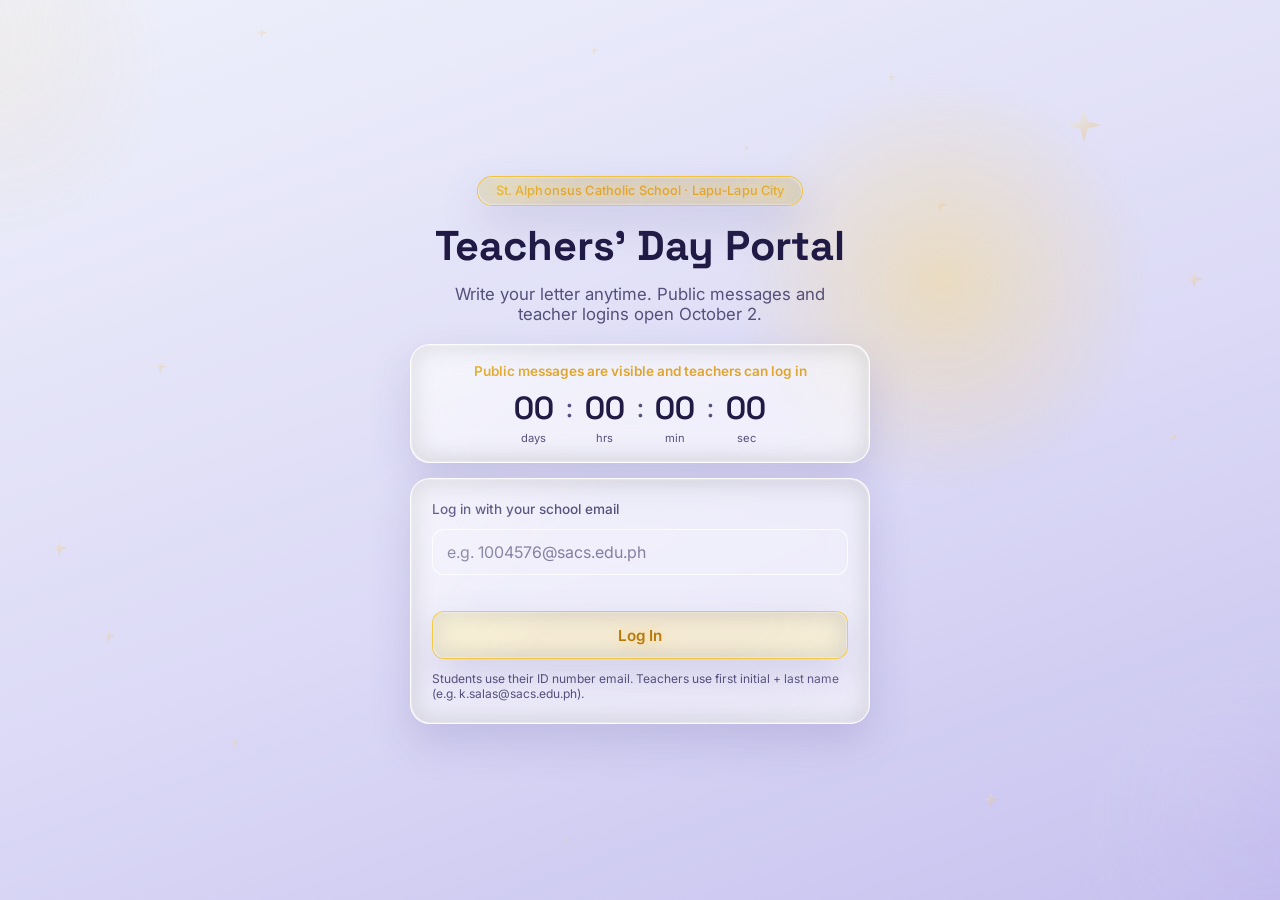
<file: index.html>
<!DOCTYPE html>
<html lang="en">
<head>
<meta charset="UTF-8">
<meta name="viewport" content="width=device-width, initial-scale=1.0, viewport-fit=cover">
<title>Teachers&rsquo; Day Portal — St. Alphonsus Catholic School</title>
<meta name="description" content="Log in to the Teachers' Day Portal — a place for students of St. Alphonsus Catholic School to send letters and drawings to their teachers.">
<link rel="preconnect" href="https://fonts.googleapis.com">
<link rel="preconnect" href="https://fonts.gstatic.com" crossorigin>
<link href="https://fonts.googleapis.com/css2?family=Space+Grotesk:wght@500;600;700&family=Inter:wght@400;500;600&display=swap" rel="stylesheet">
<style>
:root {
  --bg-1: #100d33; --bg-2: #2c2166; --bg-3: #4b3f91;
  --accent: #8b6fe8; --gold: #f2b705; --gold-soft: #ffd85c;
  --text: #f5f3ff; --text-dim: #c6bfe8;
  --glass-bg: rgba(255, 255, 255, 0.08); --glass-border: rgba(255, 255, 255, 0.18);
  --glass-shadow: rgba(8, 6, 26, 0.45); --star-opacity: 0.85; --focus-ring: #ffd85c;
  --font-display: "Space Grotesk", system-ui, sans-serif;
  --font-body: "Inter", system-ui, sans-serif;
}
@media (prefers-color-scheme: light) {
  :root {
    --bg-1: #eef0fb; --bg-2: #dcdaf6; --bg-3: #c7c2ef;
    --accent: #6c5ce7; --gold: #b8790a; --gold-soft: #e0a52e;
    --text: #201a45; --text-dim: #55507a;
    --glass-bg: rgba(255, 255, 255, 0.55); --glass-border: rgba(255, 255, 255, 0.8);
    --glass-shadow: rgba(90, 80, 150, 0.18); --star-opacity: 0.35; --focus-ring: #6c5ce7;
  }
}
*, *::before, *::after { box-sizing: border-box; }
html { scroll-padding-top: env(safe-area-inset-top, 0px); }
body {
  margin: 0; min-height: 100dvh; font-family: var(--font-body); color: var(--text);
  background: linear-gradient(160deg, var(--bg-1) 0%, var(--bg-2) 55%, var(--bg-3) 100%);
  overflow-x: hidden;
}
/* Page fade. Named page-* so it never collides with the stage transitions,
   and no fill-mode so no lingering transform (a lingering transform on <body>
   breaks position:fixed children). */
body.page-enter { animation: pageIn 0.4s ease; }
body.page-exit { opacity: 0; transform: scale(0.98); transition: opacity 0.3s ease, transform 0.3s ease; }
@keyframes pageIn { from { opacity: 0; transform: scale(0.98); } to { opacity: 1; transform: scale(1); } }

.sky { position: fixed; inset: 0; pointer-events: none; z-index: 0; }
.glow { position: absolute; top: 8%; right: 10%; width: min(38vw, 420px); height: min(38vw, 420px);
  background: radial-gradient(circle, rgba(255, 216, 92, 0.35) 0%, rgba(255, 216, 92, 0) 70%); filter: blur(4px); }
.orb { position: absolute; border-radius: 50%; border: 1px solid rgba(255, 255, 255, 0.14); filter: blur(2px); opacity: 0.55; }
.o1 { width: min(60vw, 340px); height: min(60vw, 340px); top: -12%; left: -14%;
  background: radial-gradient(circle at 32% 30%, rgba(255, 255, 255, 0.22), transparent 55%), radial-gradient(circle, rgba(242, 183, 5, 0.16) 0%, rgba(242, 183, 5, 0.02) 70%); }
.o2 { width: min(70vw, 400px); height: min(70vw, 400px); bottom: -18%; right: -16%;
  background: radial-gradient(circle at 30% 30%, rgba(255, 255, 255, 0.18), transparent 55%), radial-gradient(circle, rgba(139, 111, 232, 0.22) 0%, rgba(139, 111, 232, 0.02) 70%); }
@media (prefers-color-scheme: light) { .orb { opacity: 0.4; } }
.star { position: absolute; background: linear-gradient(135deg, #fff, var(--gold-soft)); opacity: var(--star-opacity);
  clip-path: polygon(50% 0%, 61% 39%, 100% 50%, 61% 61%, 50% 100%, 39% 61%, 0% 50%, 39% 39%); }
.s1{width:34px;height:34px;top:12%;right:14%}.s2{width:14px;height:14px;top:22%;right:26%}
.s3{width:10px;height:10px;top:8%;right:30%}.s4{width:18px;height:18px;top:30%;right:6%}
.s5{width:12px;height:12px;top:70%;left:8%}.s6{width:8px;height:8px;top:82%;left:18%}
.s7{width:16px;height:16px;top:60%;left:4%}.s8{width:10px;height:10px;top:5%;left:46%}
.s9{width:7px;height:7px;top:16%;left:58%}.s10{width:13px;height:13px;top:40%;left:12%}
.s11{width:9px;height:9px;top:48%;right:8%}.s12{width:15px;height:15px;top:88%;right:22%}
.s13{width:6px;height:6px;top:93%;left:44%}.s14{width:11px;height:11px;top:3%;left:20%}
.s15{width:8px;height:8px;top:55%;left:50%}.s16{width:12px;height:12px;top:75%;left:60%}
@media (prefers-reduced-motion: no-preference) {
  .star { animation: twinkle 3.4s ease-in-out infinite; }
  .s2{animation-delay:.6s}.s3{animation-delay:1.2s}.s4{animation-delay:.3s}.s5{animation-delay:1.6s}
  .s6{animation-delay:.9s}.s7{animation-delay:2s}.s8{animation-delay:1.1s}.s9{animation-delay:2.4s}
  .s10{animation-delay:.4s}.s11{animation-delay:1.8s}.s12{animation-delay:.7s}.s13{animation-delay:2.1s}
  .s14{animation-delay:1.4s}.s15{animation-delay:2.7s}.s16{animation-delay:.2s}
}
@keyframes twinkle {
  0%, 100% { opacity: calc(var(--star-opacity) * 0.5); transform: scale(0.9); }
  50% { opacity: var(--star-opacity); transform: scale(1.05); }
}

/* ---------- Glass + hover glow (same as compose) ---------- */
.glass {
  position: relative; overflow: hidden;
  background: var(--glass-bg); border: 1px solid var(--glass-border);
  backdrop-filter: blur(16px); -webkit-backdrop-filter: blur(16px);
  box-shadow:
    inset 1.5px -1.5px 1px -1px rgba(255,255,255,.5), inset -1.5px 1.5px 1px -1px rgba(255,255,255,.5),
    inset 8px -8px 20px -14px rgba(255,255,255,.4), inset -8px 8px 20px -14px rgba(255,255,255,.4),
    inset 0 0 24px rgba(0,0,0,.18), 0 18px 40px var(--glass-shadow);
}
.glass::after {
  content: ""; position: absolute; inset: 0; pointer-events: none;
  background: linear-gradient(135deg, rgba(255,255,255,.28) 0%, transparent 30%, transparent 72%, rgba(255,255,255,.14) 100%);
  mix-blend-mode: overlay;
}
.glass {
  --mouse-x: 50%; --mouse-y: 50%;
  isolation: isolate; transform-style: preserve-3d;
  transition: transform 0.15s ease-out; will-change: transform;
}
.glass::before {
  content: ""; position: absolute; width: 220px; height: 220px;
  left: var(--mouse-x); top: var(--mouse-y); transform: translate(-50%, -50%);
  pointer-events: none; border-radius: 50%;
  background: radial-gradient(circle, rgba(255,225,120,.35) 0%, rgba(255,205,90,.18) 30%, rgba(150,110,255,.08) 50%, transparent 75%);
  filter: blur(36px); opacity: 0; transition: opacity 0.3s ease; z-index: -1;
}
.glass:hover::before, .glass:focus-within::before { opacity: 1; }
.glass > span { display: inline-block; transform-style: preserve-3d; transition: transform 0.12s ease-out; will-change: transform; }
@media (prefers-reduced-motion: reduce) { .glass, .glass::before, .glass > span { transition: none !important; } }

.badge { display: inline-block; font-size: 0.75rem; font-weight: 600; color: var(--gold-soft); padding: 0.3rem 0.9rem; border-radius: 999px; white-space: nowrap; }
.badge.glass { background: rgba(242,183,5,.16); border-color: rgba(242,183,5,.7); text-shadow: 0 0 14px rgba(242,183,5,.45); }

.btn-gold {
  appearance: none; forced-color-adjust: none; font: inherit; font-family: var(--font-body);
  font-weight: 600; font-size: 0.95rem; color: var(--gold-soft); background: transparent;
  border: none; border-radius: 12px; padding: 0.85rem 1rem; cursor: pointer;
  transition: transform 0.2s ease, box-shadow 0.2s ease;
}
@media (prefers-color-scheme: light) { .btn-gold { color: var(--gold); } }
.btn-gold.glass { background: rgba(242,183,5,.16); border: 1px solid rgba(242,183,5,.7); text-shadow: 0 0 14px rgba(242,183,5,.45); }
.btn-gold:hover { box-shadow: 0 10px 24px rgba(242,183,5,.18); }
.btn-gold:focus-visible { outline: 3px solid var(--focus-ring); outline-offset: 2px; }
.btn-gold:active { filter: brightness(.95); }

body {
  display: flex; align-items: center; justify-content: center;
  padding: clamp(1.25rem, 4vw, 3rem);
  padding-top: max(env(safe-area-inset-top, 0px), clamp(1.25rem, 4vw, 3rem));
  padding-bottom: max(env(safe-area-inset-bottom, 0px), clamp(1.25rem, 4vw, 3rem));
}
.portal { position: relative; z-index: 1; width: 100%; max-width: 460px; display: flex; flex-direction: column; align-items: center; text-align: center; gap: 0.9rem; }
.badge { font-size: 0.8rem; font-weight: 500; padding: 0.4rem 1.1rem; letter-spacing: 0.01em; }
.title { font-family: var(--font-display); font-weight: 700; font-size: clamp(1.9rem, 6vw, 2.6rem); margin: 0.2rem 0 0; line-height: 1.1; }
.subtitle { font-size: clamp(0.95rem, 2.4vw, 1.05rem); color: var(--text-dim); margin: 0 0 0.4rem; max-width: 34ch; }

.countdown { width: 100%; border-radius: 20px; padding: 1.1rem 1rem; }
.countdown-label { margin: 0 0 0.6rem; font-size: 0.85rem; color: var(--text-dim); }
.countdown--open .countdown-label { color: var(--gold-soft); font-weight: 600; }
.countdown-grid { display: flex; align-items: baseline; justify-content: center; gap: 0.4rem; flex-wrap: wrap; }
.countdown-unit { display: flex; flex-direction: column; align-items: center; min-width: 3.2rem; }
.num { font-family: var(--font-display); font-weight: 600; font-size: clamp(1.5rem, 5vw, 2rem); font-variant-numeric: tabular-nums; }
.unit-label { font-size: 0.7rem; color: var(--text-dim); margin-top: 0.15rem; }
.countdown-sep { font-family: var(--font-display); font-size: clamp(1.3rem, 4vw, 1.7rem); color: var(--text-dim); transform: translateY(-2px); }

.login-card { width: 100%; border-radius: 20px; padding: 1.4rem 1.3rem; display: flex; flex-direction: column; gap: 0.7rem; text-align: left; }
.login-card label { font-size: 0.85rem; font-weight: 500; color: var(--text-dim); }
.login-card input {
  width: 100%; forced-color-adjust: none; font-family: var(--font-body); font-size: 1rem; color: var(--text);
  background: rgba(255,255,255,.06); border: 1px solid var(--glass-border); border-radius: 12px;
  padding: 0.75rem 0.9rem; outline: none; transition: border-color .2s ease, background .2s ease;
}
.login-card input::placeholder { color: var(--text-dim); opacity: .7; }
.login-card input:focus-visible { border-color: var(--focus-ring); box-shadow: 0 0 0 3px rgba(255,216,92,.25); }
.login-card input[aria-invalid="true"] { border-color: #ff7a8a; }
.form-error { margin: 0; min-height: 1.1em; font-size: 0.82rem; color: #ff8a98; }
@media (prefers-color-scheme: light) { .form-error { color: #c0304a; } }
.form-hint { margin: 0; font-size: 0.75rem; color: var(--text-dim); }
</style>
</head>
<body class="page-enter">

  <div class="sky" aria-hidden="true">
    <div class="orb o1"></div><div class="orb o2"></div><div class="glow"></div>
    <span class="star s1"></span><span class="star s2"></span><span class="star s3"></span><span class="star s4"></span>
    <span class="star s5"></span><span class="star s6"></span><span class="star s7"></span><span class="star s8"></span>
    <span class="star s9"></span><span class="star s10"></span><span class="star s11"></span><span class="star s12"></span>
    <span class="star s13"></span><span class="star s14"></span><span class="star s15"></span><span class="star s16"></span>
  </div>

  <main class="portal">
    <span class="badge glass">St. Alphonsus Catholic School &middot; Lapu&#8209;Lapu City</span>
    <h1 class="title">Teachers&rsquo; Day Portal</h1>
    <p class="subtitle">Write your letter anytime. Public messages and teacher logins open October 2.</p>

    <section class="countdown glass" aria-live="polite">
      <p class="countdown-label" id="countdownLabel">Message reveal in</p>
      <div class="countdown-grid">
        <div class="countdown-unit"><span class="num" id="days">00</span><span class="unit-label">days</span></div>
        <span class="countdown-sep">:</span>
        <div class="countdown-unit"><span class="num" id="hours">00</span><span class="unit-label">hrs</span></div>
        <span class="countdown-sep">:</span>
        <div class="countdown-unit"><span class="num" id="minutes">00</span><span class="unit-label">min</span></div>
        <span class="countdown-sep">:</span>
        <div class="countdown-unit"><span class="num" id="seconds">00</span><span class="unit-label">sec</span></div>
      </div>
    </section>

    <form class="login-card glass" id="loginForm" novalidate>
      <label for="schoolEmail">Log in with your school email</label>
      <input type="email" id="schoolEmail" name="email" placeholder="e.g. 1004576@sacs.edu.ph" autocomplete="email" autocapitalize="none" spellcheck="false" required>
      <p class="form-error" id="loginError" role="alert"></p>
      <button type="submit" id="loginBtn" class="btn-gold glass">Log In</button>
      <p class="form-hint">Students use their ID number email. Teachers use first initial + last name (e.g. k.salas@sacs.edu.ph).</p>
    </form>
  </main>

  <script>
(function () {
  'use strict';

  const AUTH_KEY = 'sacs_portal_user';
  const DOMAIN = '@sacs.edu.ph';

  /* Faculty S.Y. 2026-2027. Email pattern: first initial + "." + last name. */
  const TEACHERS = [
  {"id": "t1", "name": "Jerilee P. Abadiez", "emails": ["j.abadiez@sacs.edu.ph"], "inbox": "t1"},
  {"id": "t2", "name": "Albena A. Abella", "emails": ["a.abella@sacs.edu.ph"], "inbox": "t2"},
  {"id": "t3", "name": "Jean G. Acosta", "emails": ["j.acosta@sacs.edu.ph"], "inbox": "t3"},
  {"id": "t4", "name": "Mari Auralyn Y. Aguihon", "emails": ["m.aguihon@sacs.edu.ph", "ma.aguihon@sacs.edu.ph"], "inbox": "t4"},
  {"id": "t5", "name": "Luel S. Alesna", "emails": ["l.alesna@sacs.edu.ph"], "inbox": "t5"},
  {"id": "t6", "name": "Mary Grace L. Amodia", "emails": ["m.amodia@sacs.edu.ph", "mg.amodia@sacs.edu.ph"], "inbox": "t6"},
  {"id": "t7", "name": "Sheena Rose D. Astorga", "emails": ["s.astorga@sacs.edu.ph", "sr.astorga@sacs.edu.ph"], "inbox": "t7"},
  {"id": "t8", "name": "Rhyca Jianne A. Avila", "emails": ["r.avila@sacs.edu.ph", "rj.avila@sacs.edu.ph"], "inbox": "t8"},
  {"id": "t9", "name": "Donald V. Baluran", "emails": ["d.baluran@sacs.edu.ph"], "inbox": "t9"},
  {"id": "t10", "name": "Marjorie T. Bantilan", "emails": ["m.bantilan@sacs.edu.ph"], "inbox": "t10"},
  {"id": "t11", "name": "Merly C. Beldeniza", "emails": ["m.beldeniza@sacs.edu.ph"], "inbox": "t11"},
  {"id": "t12", "name": "Anthony Mhil D. Bermoy", "emails": ["a.bermoy@sacs.edu.ph", "am.bermoy@sacs.edu.ph"], "inbox": "t12"},
  {"id": "t13", "name": "Erlene Mareia Z. Blanco", "emails": ["e.blanco@sacs.edu.ph", "em.blanco@sacs.edu.ph"], "inbox": "t13"},
  {"id": "t14", "name": "Ryanissa G. Borbajo", "emails": ["r.borbajo@sacs.edu.ph"], "inbox": "t14"},
  {"id": "t15", "name": "Cathyrine D. Buhisan", "emails": ["c.buhisan@sacs.edu.ph"], "inbox": "t15"},
  {"id": "t16", "name": "Gabriel S Bustos", "emails": ["g.bustos@sacs.edu.ph"], "inbox": "t16"},
  {"id": "t17", "name": "Cherra Mae C. Caballes", "emails": ["c.caballes@sacs.edu.ph", "cm.caballes@sacs.edu.ph"], "inbox": "t17"},
  {"id": "t18", "name": "Joshua Z. Cabisas", "emails": ["j.cabisas@sacs.edu.ph"], "inbox": "t18"},
  {"id": "t19", "name": "Paul Bert N. Cadampog", "emails": ["p.cadampog@sacs.edu.ph", "pb.cadampog@sacs.edu.ph"], "inbox": "t19"},
  {"id": "t20", "name": "Janet N. Campo", "emails": ["j.campo@sacs.edu.ph"], "inbox": "t20"},
  {"id": "t21", "name": "Jon Michael Vincent C. Casaba", "emails": ["j.casaba@sacs.edu.ph", "jmv.casaba@sacs.edu.ph"], "inbox": "t21"},
  {"id": "t22", "name": "Glenda S. Castro", "emails": ["g.castro@sacs.edu.ph"], "inbox": "offices"},
  {"id": "t23", "name": "Nilo E. Castro", "emails": ["n.castro@sacs.edu.ph"], "inbox": "t23"},
  {"id": "t24", "name": "Marla O. Catadman", "emails": ["m.catadman@sacs.edu.ph"], "inbox": "t24"},
  {"id": "t25", "name": "Arpe O. Catagbo", "emails": ["a.catagbo@sacs.edu.ph"], "inbox": "t25"},
  {"id": "t26", "name": "Carylle Jane T. Cuizon", "emails": ["c.cuizon@sacs.edu.ph", "cj.cuizon@sacs.edu.ph"], "inbox": "t26"},
  {"id": "t27", "name": "John Carlo Dacullo", "emails": ["j.dacullo@sacs.edu.ph", "jc.dacullo@sacs.edu.ph"], "inbox": "t27"},
  {"id": "t28", "name": "Andrea Shara P. Deferia", "emails": ["a.deferia@sacs.edu.ph", "as.deferia@sacs.edu.ph"], "inbox": "t28"},
  {"id": "t29", "name": "Jenaiza R. Deresas", "emails": ["j.deresas@sacs.edu.ph"], "inbox": "t29"},
  {"id": "t30", "name": "Alfredo Q. Devocion", "emails": ["a.devocion@sacs.edu.ph"], "inbox": "t30"},
  {"id": "t31", "name": "Alms Millicent A. Flores", "emails": ["a.flores@sacs.edu.ph", "am.flores@sacs.edu.ph"], "inbox": "t31"},
  {"id": "t32", "name": "Claire A. Flores", "emails": ["c.flores@sacs.edu.ph"], "inbox": "t32"},
  {"id": "t33", "name": "John Carlo C. Gamao", "emails": ["j.gamao@sacs.edu.ph", "jc.gamao@sacs.edu.ph"], "inbox": "t33"},
  {"id": "t34", "name": "Sr. Marjorie G. Genada, FDNSC", "emails": ["m.genada@sacs.edu.ph"], "inbox": "offices"},
  {"id": "t35", "name": "Christian Francis P. Gilig", "emails": ["c.gilig@sacs.edu.ph", "cf.gilig@sacs.edu.ph"], "inbox": "t35"},
  {"id": "t36", "name": "Jocyl S. Guanzon", "emails": ["j.guanzon@sacs.edu.ph"], "inbox": "t36"},
  {"id": "t37", "name": "Annabelle B. Gualiza", "emails": ["a.gualiza@sacs.edu.ph"], "inbox": "t37"},
  {"id": "t38", "name": "Lyra Jazel A. Hayag", "emails": ["l.hayag@sacs.edu.ph", "lj.hayag@sacs.edu.ph"], "inbox": "t38"},
  {"id": "t39", "name": "Gemaeka V. Juban", "emails": ["g.juban@sacs.edu.ph"], "inbox": "t39"},
  {"id": "t40", "name": "Cindy Y. Lazarte", "emails": ["c.lazarte@sacs.edu.ph"], "inbox": "offices"},
  {"id": "t41", "name": "Eldren Joseph G. Luzano", "emails": ["e.luzano@sacs.edu.ph", "ej.luzano@sacs.edu.ph"], "inbox": "offices"},
  {"id": "t42", "name": "Christine E. Mamotos", "emails": ["c.mamotos@sacs.edu.ph"], "inbox": "t42"},
  {"id": "t43", "name": "Joni C. Mansueto", "emails": ["j.mansueto@sacs.edu.ph"], "inbox": "offices"},
  {"id": "t44", "name": "Maria Kristine C. Menina", "emails": ["m.menina@sacs.edu.ph", "mk.menina@sacs.edu.ph"], "inbox": "t44"},
  {"id": "t45", "name": "Christian Fine C. Navarro", "emails": ["c.navarro@sacs.edu.ph", "cf.navarro@sacs.edu.ph"], "inbox": "t45"},
  {"id": "t46", "name": "Maria Dolores V. Noval", "emails": ["m.noval@sacs.edu.ph", "md.noval@sacs.edu.ph"], "inbox": "t46"},
  {"id": "t47", "name": "Jean Mariel G. Orboc", "emails": ["j.orboc@sacs.edu.ph", "jm.orboc@sacs.edu.ph"], "inbox": "t47"},
  {"id": "t48", "name": "Alona R. Pino", "emails": ["a.pino@sacs.edu.ph"], "inbox": "t48"},
  {"id": "t49", "name": "Mark Angelo Ramos", "emails": ["m.ramos@sacs.edu.ph", "ma.ramos@sacs.edu.ph"], "inbox": "offices"},
  {"id": "t50", "name": "Arden Jose Refulle", "emails": ["a.refulle@sacs.edu.ph", "aj.refulle@sacs.edu.ph"], "inbox": "t50"},
  {"id": "t51", "name": "Melyn Marie M. Regado", "emails": ["m.regado@sacs.edu.ph", "mm.regado@sacs.edu.ph"], "inbox": "t51"},
  {"id": "t52", "name": "Maribel D. Reubal", "emails": ["m.reubal@sacs.edu.ph"], "inbox": "t52"},
  {"id": "t53", "name": "Princess Lovella Robles", "emails": ["p.robles@sacs.edu.ph", "pl.robles@sacs.edu.ph"], "inbox": "offices"},
  {"id": "t54", "name": "Renante C. Rocal", "emails": ["r.rocal@sacs.edu.ph"], "inbox": "t54"},
  {"id": "t55", "name": "Kenneth L. Salas", "emails": ["k.salas@sacs.edu.ph"], "inbox": "t55"},
  {"id": "t56", "name": "Francis Justine Q. Silawan", "emails": ["f.silawan@sacs.edu.ph", "fj.silawan@sacs.edu.ph"], "inbox": "t56"},
  {"id": "t57", "name": "Leah Y. Singuit", "emails": ["l.singuit@sacs.edu.ph"], "inbox": "t57"},
  {"id": "t58", "name": "Nelmar L. Sintos", "emails": ["n.sintos@sacs.edu.ph"], "inbox": "t58"},
  {"id": "t59", "name": "Honey Lyn U. Solis", "emails": ["h.solis@sacs.edu.ph", "hl.solis@sacs.edu.ph"], "inbox": "t59"},
  {"id": "t60", "name": "Edgardo Jr.P. Soqueño", "emails": ["e.soqueno@sacs.edu.ph"], "inbox": "t60"},
  {"id": "t61", "name": "Roque John P. Taladro", "emails": ["r.taladro@sacs.edu.ph", "rj.taladro@sacs.edu.ph"], "inbox": "t61"},
  {"id": "t62", "name": "Joy F. Tanate", "emails": ["j.tanate@sacs.edu.ph"], "inbox": "offices"},
  {"id": "t63", "name": "Charisse Jade A. Tangub", "emails": ["c.tangub@sacs.edu.ph", "cj.tangub@sacs.edu.ph"], "inbox": "t63"},
  {"id": "t64", "name": "Wendyl Cris L. Tuñacao", "emails": ["w.tunacao@sacs.edu.ph", "wc.tunacao@sacs.edu.ph"], "inbox": "t64"}
];

  const stripAccents = (s) => s.normalize('NFD').replace(/[\u0300-\u036f]/g, '');
  const normEmail = (s) => stripAccents(String(s).trim().toLowerCase());

  function getCurrentUser() {
    try { return JSON.parse(localStorage.getItem(AUTH_KEY)); } catch (e) { return null; }
  }
  function setCurrentUser(u) {
    try { localStorage.setItem(AUTH_KEY, JSON.stringify(u)); return true; } catch (e) { return false; }
  }
  function destinationFor(user) {
    return user && user.role === 'teacher' ? 'teacher_portal.html' : 'compose.html';
  }
  function go(url) {
    document.body.classList.add('page-exit');
    setTimeout(() => { window.location.href = url; }, 300);
  }

  function resolveUser(email) {
    if (!email.endsWith(DOMAIN)) return null;
    const local = email.slice(0, -DOMAIN.length);
    const teacher = TEACHERS.find((t) => t.emails.includes(email));
    if (teacher) return { email, role: 'teacher', name: teacher.name, tid: teacher.id, inbox: teacher.inbox, loginTime: Date.now() };
    if (/^\d{5,}$/.test(local)) return { email, role: 'student', loginTime: Date.now() };
    return null;
  }

  const form = document.getElementById('loginForm');
  const input = document.getElementById('schoolEmail');
  const errorEl = document.getElementById('loginError');

  form.addEventListener('submit', (e) => {
    e.preventDefault();
    const email = normEmail(input.value);
    errorEl.textContent = '';
    input.removeAttribute('aria-invalid');
    if (!email) { errorEl.textContent = 'Please enter your school email.'; input.setAttribute('aria-invalid', 'true'); return; }
    const user = resolveUser(email);
    if (!user) {
      errorEl.textContent = 'We could not find that email. Use your @sacs.edu.ph school email.';
      input.setAttribute('aria-invalid', 'true');
      return;
    }
    if (!setCurrentUser(user)) { errorEl.textContent = 'Your browser is blocking storage. Please allow it and try again.'; return; }
    go(destinationFor(user));
  });
  input.addEventListener('input', () => { errorEl.textContent = ''; input.removeAttribute('aria-invalid'); });

  // Already logged in -> skip the login page
  const existing = getCurrentUser();
  if (existing && existing.email && (existing.role === 'teacher' || existing.role === 'student')) {
    window.location.replace(destinationFor(existing));
  }
  window.addEventListener('pageshow', (e) => { if (e.persisted) document.body.classList.remove('page-exit'); });

  /* ---------------- Countdown ---------------- */
  const REVEAL_TIME = new Date('2026-10-02T16:00:00+08:00').getTime();
  const els = {
    days: document.getElementById('days'), hours: document.getElementById('hours'),
    minutes: document.getElementById('minutes'), seconds: document.getElementById('seconds'),
    label: document.getElementById('countdownLabel'), section: document.querySelector('.countdown'),
  };
  let timerId;
  const pad = (n) => String(n).padStart(2, '0');
  function showRevealed() {
    clearInterval(timerId);
    els.days.textContent = els.hours.textContent = els.minutes.textContent = els.seconds.textContent = '00';
    els.section.classList.add('countdown--open');
    els.label.textContent = 'Public messages are visible and teachers can log in';
  }
  function tick() {
    const remaining = REVEAL_TIME - Date.now();
    if (remaining <= 0) { showRevealed(); return; }
    els.days.textContent = pad(Math.floor(remaining / 86400000));
    els.hours.textContent = pad(Math.floor((remaining % 86400000) / 3600000));
    els.minutes.textContent = pad(Math.floor((remaining % 3600000) / 60000));
    els.seconds.textContent = pad(Math.floor((remaining % 60000) / 1000));
  }
  tick();
  timerId = setInterval(tick, 1000);
})();

/* Hover glow + subtle tilt on every .glass element */
(function () {
  if (matchMedia("(prefers-reduced-motion: reduce)").matches) return;
  let active = null;
  function apply(el, x, y, rect) {
    const maxTilt = parseFloat(el.dataset.tilt) || 2.5;
    const perspective = parseFloat(el.dataset.tiltPerspective) || 700;
    const base = el.dataset.tiltBase ? el.dataset.tiltBase + " " : "";
    const cx = rect.width / 2, cy = rect.height / 2;
    const rotateY = ((x - cx) / cx) * maxTilt;
    const rotateX = ((cy - y) / cy) * maxTilt;
    el.style.transform = `${base}perspective(${perspective}px) rotateX(${rotateX}deg) rotateY(${rotateY}deg)`;
    el.style.setProperty("--mouse-x", `${x}px`);
    el.style.setProperty("--mouse-y", `${y}px`);
    if (el.tagName === "BUTTON") {
      const span = el.querySelector(":scope > span");
      if (span) span.style.transform = `perspective(500px) rotateX(${rotateX}deg) rotateY(${rotateY}deg)`;
    }
  }
  function reset(el) {
    const perspective = parseFloat(el.dataset.tiltPerspective) || 700;
    const base = el.dataset.tiltBase ? el.dataset.tiltBase + " " : "";
    el.style.transform = `${base}perspective(${perspective}px) rotateX(0deg) rotateY(0deg)`;
    el.style.setProperty("--mouse-x", "50%");
    el.style.setProperty("--mouse-y", "50%");
    if (el.tagName === "BUTTON") {
      const span = el.querySelector(":scope > span");
      if (span) span.style.transform = "perspective(500px) rotateX(0deg) rotateY(0deg)";
    }
  }
  document.addEventListener("mousemove", (event) => {
    const el = event.target.closest ? event.target.closest(".glass") : null;
    if (el !== active && active) reset(active);
    active = el;
    if (!el) return;
    const rect = el.getBoundingClientRect();
    apply(el, event.clientX - rect.left, event.clientY - rect.top, rect);
  });
  document.addEventListener("mouseleave", (e) => {
    if (active && e.target === active) { reset(active); active = null; }
  }, true);
  document.addEventListener("mouseout", (e) => {
    if (!e.relatedTarget && active) { reset(active); active = null; }
  });
})();

  </script>
</body>
</html>
</file>
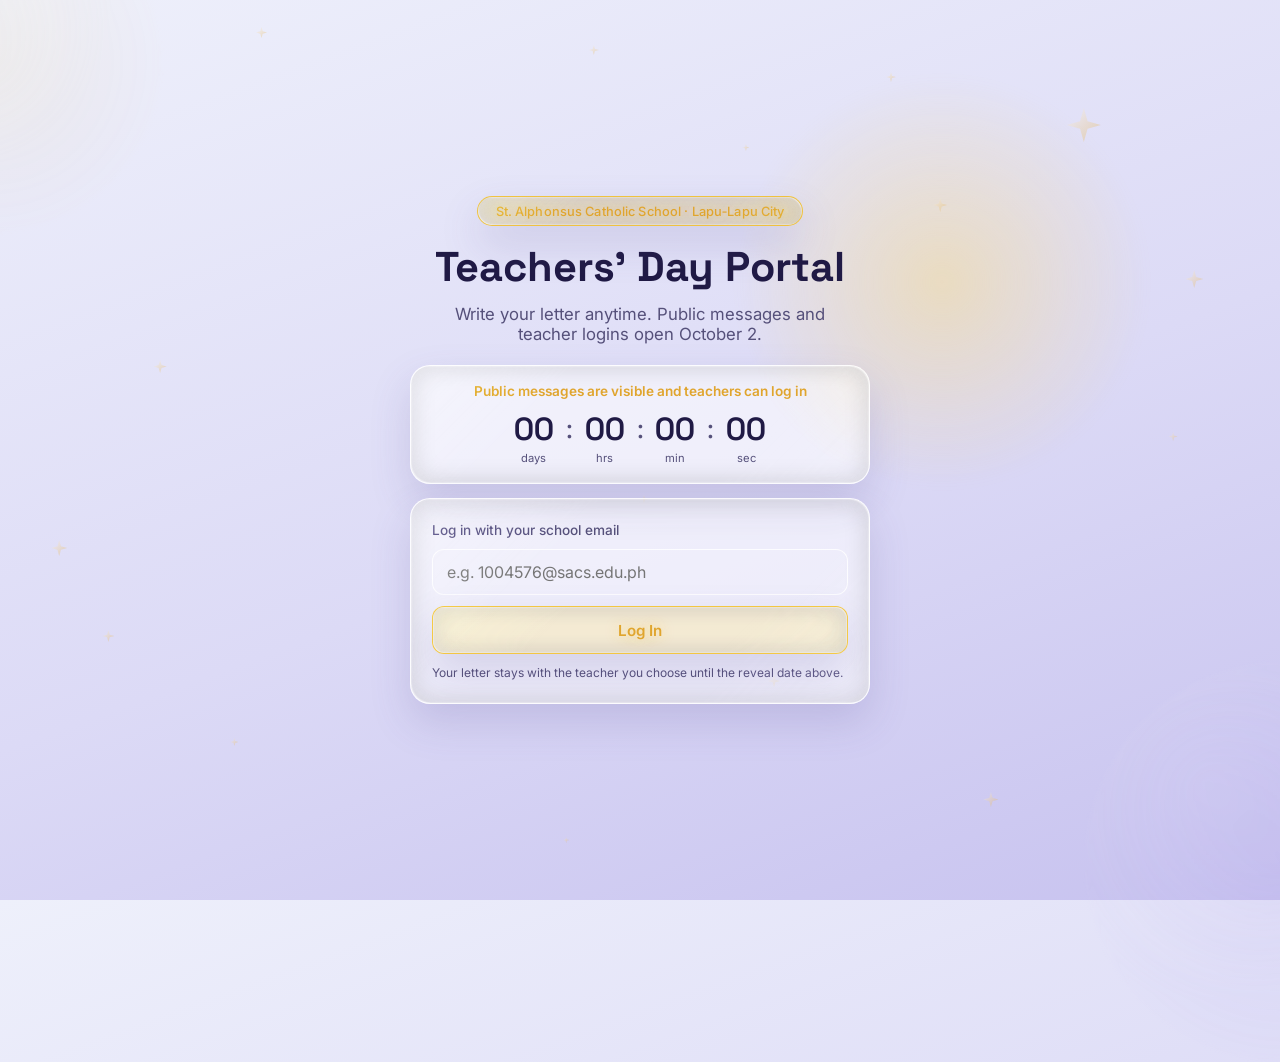
<file: login.html>
<!DOCTYPE html>
<html lang="en">
<head>
<meta charset="UTF-8">
<meta name="viewport" content="width=device-width, initial-scale=1.0">
<title>Teachers&rsquo; Day Portal — St. Alphonsus Catholic School</title>
<meta name="description" content="Log in to the Teachers' Day Portal — a place for students of St. Alphonsus Catholic School to send letters and drawings to their teachers.">

<link rel="preconnect" href="https://fonts.googleapis.com">
<link rel="preconnect" href="https://fonts.gstatic.com" crossorigin>
<link href="https://fonts.googleapis.com/css2?family=Space+Grotesk:wght@500;600;700&family=Inter:wght@400;500;600&display=swap" rel="stylesheet">
<style>
:root {
  --bg-1: #100d33;
  --bg-2: #2c2166;
  --bg-3: #4b3f91;
  --accent: #8b6fe8;
  --gold: #f2b705;
  --gold-soft: #ffd85c;
  --text: #f5f3ff;
  --text-dim: #c6bfe8;
  --glass-bg: rgba(255, 255, 255, 0.08);
  --glass-border: rgba(255, 255, 255, 0.18);
  --glass-shadow: rgba(8, 6, 26, 0.45);
  --star-opacity: 0.85;
  --focus-ring: #ffd85c;

  --font-display: "Space Grotesk", system-ui, sans-serif;
  --font-body: "Inter", system-ui, sans-serif;
}

@media (prefers-color-scheme: light) {
  :root {
    --bg-1: #eef0fb;
    --bg-2: #dcdaf6;
    --bg-3: #c7c2ef;
    --accent: #6c5ce7;
    --gold: #b8790a;
    --gold-soft: #e0a52e;
    --text: #201a45;
    --text-dim: #55507a;
    --glass-bg: rgba(255, 255, 255, 0.55);
    --glass-border: rgba(255, 255, 255, 0.8);
    --glass-shadow: rgba(90, 80, 150, 0.18);
    --star-opacity: 0.35;
    --focus-ring: #6c5ce7;
  }
}

* {
  box-sizing: border-box;
}

html {
  scroll-padding-top: env(safe-area-inset-top, 0px);
}

body {
  margin: 0;
  min-height: 100dvh;
  font-family: var(--font-body);
  color: var(--text);
  background: linear-gradient(160deg, var(--bg-1) 0%, var(--bg-2) 55%, var(--bg-3) 100%);
  display: flex;
  align-items: center;
  justify-content: center;
  padding: clamp(1.25rem, 4vw, 3rem);
  padding-top: max(env(safe-area-inset-top, 0px), clamp(1.25rem, 4vw, 3rem));
  padding-bottom: max(env(safe-area-inset-bottom, 0px), clamp(1.25rem, 4vw, 3rem));
  overflow-x: hidden;
  transition: background 0.4s ease, opacity 0.3s ease, transform 0.3s ease;
}
body.transition-out {
  opacity: 0;
  transform: scale(0.98);
}
body.transition-in {
  animation: fadeScaleIn 0.4s ease forwards;
}

@keyframes fadeScaleIn {
  from { opacity: 0; transform: scale(0.98); }
  to { opacity: 1; transform: scale(1); }
}

.sky {
  position: fixed;
  inset: 0;
  pointer-events: none;
  z-index: 0;
}

.glow {
  position: absolute;
  top: 8%;
  right: 10%;
  width: min(38vw, 420px);
  height: min(38vw, 420px);
  background: radial-gradient(circle, rgba(255, 216, 92, 0.35) 0%, rgba(255, 216, 92, 0) 70%);
  filter: blur(4px);
}

.orb {
  position: absolute;
  border-radius: 50%;
  border: 1px solid rgba(255, 255, 255, 0.14);
  filter: blur(2px);
  opacity: 0.55;
}

.o1 {
  width: min(60vw, 340px);
  height: min(60vw, 340px);
  top: -12%;
  left: -14%;
  background:
    radial-gradient(circle at 32% 30%, rgba(255, 255, 255, 0.22), transparent 55%),
    radial-gradient(circle, rgba(242, 183, 5, 0.16) 0%, rgba(242, 183, 5, 0.02) 70%);
}

.o2 {
  width: min(70vw, 400px);
  height: min(70vw, 400px);
  bottom: -18%;
  right: -16%;
  background:
    radial-gradient(circle at 30% 30%, rgba(255, 255, 255, 0.18), transparent 55%),
    radial-gradient(circle, rgba(139, 111, 232, 0.22) 0%, rgba(139, 111, 232, 0.02) 70%);
}

@media (prefers-color-scheme: light) {
  .orb { opacity: 0.4; }
}

.star {
  position: absolute;
  background: linear-gradient(135deg, #fff, var(--gold-soft));
  opacity: var(--star-opacity);
  clip-path: polygon(50% 0%, 61% 39%, 100% 50%, 61% 61%, 50% 100%, 39% 61%, 0% 50%, 39% 39%);
}

.s1  { width: 34px; height: 34px; top: 12%; right: 14%; }
.s2  { width: 14px; height: 14px; top: 22%; right: 26%; }
.s3  { width: 10px; height: 10px; top: 8%;  right: 30%; }
.s4  { width: 18px; height: 18px; top: 30%; right: 6%;  }
.s5  { width: 12px; height: 12px; top: 70%; left: 8%;   }
.s6  { width: 8px;  height: 8px;  top: 82%; left: 18%;  }
.s7  { width: 16px; height: 16px; top: 60%; left: 4%;   }
.s8  { width: 10px; height: 10px; top: 5%;  left: 46%;  }
.s9  { width: 7px;  height: 7px;  top: 16%; left: 58%;  }
.s10 { width: 13px; height: 13px; top: 40%; left: 12%;  }
.s11 { width: 9px;  height: 9px;  top: 48%; right: 8%;  }
.s12 { width: 15px; height: 15px; top: 88%; right: 22%; }
.s13 { width: 6px;  height: 6px;  top: 93%; left: 44%;  }
.s14 { width: 11px; height: 11px; top: 3%;  left: 20%;  }
.s15 { width: 8px;  height: 8px;  top: 55%; left: 50%;  }
.s16 { width: 12px; height: 12px; top: 75%; left: 60%;  }

@media (prefers-reduced-motion: no-preference) {
  .star {
    animation: twinkle 3.4s ease-in-out infinite;
  }
}

@keyframes twinkle {
  0%, 100% { opacity: calc(var(--star-opacity) * 0.5); transform: scale(0.9); }
  50%      { opacity: var(--star-opacity); transform: scale(1.05); }
}

.portal {
  position: relative;
  z-index: 1;
  width: 100%;
  max-width: 460px;
  display: flex;
  flex-direction: column;
  align-items: center;
  text-align: center;
  gap: 0.9rem;
}

.badge {
  font-family: var(--font-body);
  font-size: 0.8rem;
  font-weight: 500;
  color: var(--gold-soft);
  padding: 0.4rem 1.1rem;
  border-radius: 999px;
  letter-spacing: 0.01em;
}

.badge.glass {
  background: rgba(242, 183, 5, 0.16);
  border-color: rgba(242, 183, 5, 0.7);
  text-shadow: 0 0 14px rgba(242, 183, 5, 0.45);
}

.title {
  font-family: var(--font-display);
  font-weight: 700;
  font-size: clamp(1.9rem, 6vw, 2.6rem);
  margin: 0.2rem 0 0;
  line-height: 1.1;
}

.subtitle {
  font-size: clamp(0.95rem, 2.4vw, 1.05rem);
  color: var(--text-dim);
  margin: 0 0 0.4rem;
  max-width: 34ch;
}

.glass {
  position: relative;
  overflow: hidden;
  background: var(--glass-bg);
  border: 1px solid var(--glass-border);
  backdrop-filter: blur(16px);
  -webkit-backdrop-filter: blur(16px);
  box-shadow:
    inset 1.5px -1.5px 1px -1px rgba(255, 255, 255, 0.5),
    inset -1.5px 1.5px 1px -1px rgba(255, 255, 255, 0.5),
    inset 8px -8px 20px -14px rgba(255, 255, 255, 0.4),
    inset -8px 8px 20px -14px rgba(255, 255, 255, 0.4),
    inset 0 0 24px rgba(0, 0, 0, 0.18),
    0 18px 40px var(--glass-shadow);
}

.glass::after {
  content: "";
  position: absolute;
  inset: 0;
  pointer-events: none;
  background: linear-gradient(
    135deg,
    rgba(255, 255, 255, 0.28) 0%,
    transparent 30%,
    transparent 72%,
    rgba(255, 255, 255, 0.14) 100%
  );
  mix-blend-mode: overlay;
}

.countdown {
  width: 100%;
  border-radius: 20px;
  padding: 1.1rem 1rem;
}

.countdown-label {
  margin: 0 0 0.6rem;
  font-size: 0.85rem;
  color: var(--text-dim);
}

.countdown--open .countdown-label {
  color: var(--gold-soft);
  font-weight: 600;
}

.countdown-grid {
  display: flex;
  align-items: baseline;
  justify-content: center;
  gap: 0.4rem;
  flex-wrap: wrap;
}

.countdown-unit {
  display: flex;
  flex-direction: column;
  align-items: center;
  min-width: 3.2rem;
}

.num {
  font-family: var(--font-display);
  font-weight: 600;
  font-size: clamp(1.5rem, 5vw, 2rem);
  font-variant-numeric: tabular-nums;
}

.unit-label {
  font-size: 0.7rem;
  color: var(--text-dim);
  margin-top: 0.15rem;
}

.countdown-sep {
  font-family: var(--font-display);
  font-size: clamp(1.3rem, 4vw, 1.7rem);
  color: var(--text-dim);
  transform: translateY(-2px);
}

.login-card {
  width: 100%;
  border-radius: 20px;
  padding: 1.4rem 1.3rem;
  display: flex;
  flex-direction: column;
  gap: 0.7rem;
  text-align: left;
}

.login-card label {
  font-size: 0.85rem;
  font-weight: 500;
  color: var(--text-dim);
}

.login-card input {
  width: 100%;
  forced-color-adjust: none;
  font-family: var(--font-body);
  font-size: 1rem;
  color: var(--text);
  background: rgba(255, 255, 255, 0.06);
  border: 1px solid var(--glass-border);
  border-radius: 12px;
  padding: 0.75rem 0.9rem;
  outline: none;
  transition: border-color 0.2s ease, background 0.2s ease;
}

.login-card input:focus-visible {
  border-color: var(--focus-ring);
  box-shadow: 0 0 0 3px rgba(255, 216, 92, 0.25);
}

.btn-gold {
  appearance: none;
  font: inherit;
  font-family: var(--font-body);
  font-weight: 600;
  font-size: 0.95rem;
  color: var(--gold-soft);
  background: transparent;
  border: none;
  border-radius: 12px;
  padding: 0.85rem 1rem;
  cursor: pointer;
  transition: transform 0.2s ease, box-shadow 0.2s ease;
}

.btn-gold.glass {
  background: rgba(242, 183, 5, 0.16);
  border: 1px solid rgba(242, 183, 5, 0.7);
  text-shadow: 0 0 14px rgba(242, 183, 5, 0.45);
}

.btn-gold:hover {
  transform: translateY(-2px);
  box-shadow: 0 10px 24px rgba(242, 183, 5, 0.18);
}

.form-hint {
  margin: 0;
  font-size: 0.75rem;
  color: var(--text-dim);
}
</style>
</head>
<body class="transition-in">

  <div class="sky" aria-hidden="true">
    <div class="orb o1"></div>  
    <div class="orb o2"></div>
    <div class="glow"></div>
    <span class="star s1"></span>
    <span class="star s2"></span>
    <span class="star s3"></span>
    <span class="star s4"></span>
    <span class="star s5"></span>
    <span class="star s6"></span>
    <span class="star s7"></span>
    <span class="star s8"></span>
    <span class="star s9"></span>
    <span class="star s10"></span>
    <span class="star s11"></span>
    <span class="star s12"></span>
    <span class="star s13"></span>
    <span class="star s14"></span>
    <span class="star s15"></span>
    <span class="star s16"></span>
  </div>

  <main class="portal">

    <span class="badge glass">St. Alphonsus Catholic School &middot; Lapu&#8209;Lapu City</span>

    <h1 class="title">Teachers&rsquo; Day Portal</h1>
    <p class="subtitle">Write your letter anytime. Public messages and teacher logins open October 2.</p>

    <section class="countdown glass" aria-live="polite">
      <p class="countdown-label" id="countdownLabel">Message reveal in</p>
      <div class="countdown-grid">
        <div class="countdown-unit">
          <span class="num" id="days">00</span>
          <span class="unit-label">days</span>
        </div>
        <span class="countdown-sep">:</span>
        <div class="countdown-unit">
          <span class="num" id="hours">00</span>
          <span class="unit-label">hrs</span>
        </div>
        <span class="countdown-sep">:</span>
        <div class="countdown-unit">
          <span class="num" id="minutes">00</span>
          <span class="unit-label">min</span>
        </div>
        <span class="countdown-sep">:</span>
        <div class="countdown-unit">
          <span class="num" id="seconds">00</span>
          <span class="unit-label">sec</span>
        </div>
      </div>
    </section>
    
    <form class="login-card glass" id="loginForm" action="/login" method="POST">
      <label for="schoolEmail">Log in with your school email</label>
      <input
        type="email"
        id="schoolEmail"
        name="email"
        placeholder="e.g. 1004576@sacs.edu.ph"
        autocomplete="email"
        required
      >
      <button type="submit" id="loginBtn" class="btn-gold glass">Log In</button>
      <p class="form-hint">Your letter stays with the teacher you choose until the reveal date above.</p>
    </form>

  </main>

  <script>
/**
 * Teachers' Day Portal - Auth Manager
 * Fixed: Uses standard browser navigation with CSS fade transitions to prevent execution bugs.
 */

(function () {
  'use strict';

  const AUTH_KEY = 'sacs_portal_user';

  function getCurrentUser() {
    try {
      return JSON.parse(localStorage.getItem(AUTH_KEY));
    } catch {
      return null;
    }
  }

  function setCurrentUser(userData) {
    localStorage.setItem(AUTH_KEY, JSON.stringify(userData));
  }

  function clearSession() {
    localStorage.removeItem(AUTH_KEY);
  }

  function handleLogin(email) {
    const cleanEmail = email.trim().toLowerCase();
    const isTeacher = cleanEmail.includes('teacher') || cleanEmail.includes('santos') || !cleanEmail.startsWith('100');
    
    const userData = {
      email: cleanEmail,
      role: isTeacher ? 'teacher' : 'student',
      loginTime: Date.now()
    };
    
    setCurrentUser(userData);
    const destination = userData.role === 'teacher' ? 'teacher_portal.html' : 'compose.html';
    
    // Apply smooth fade out, then natively navigate
    document.body.classList.add('transition-out');
    setTimeout(() => {
      window.location.href = destination;
    }, 300);
  }

  function attachInterceptors() {
    const loginForm = document.getElementById('loginForm');
    if (loginForm) {
      loginForm.addEventListener('submit', (e) => {
        e.preventDefault();
        const emailInput = loginForm.querySelector('input[name="email"]');
        if (emailInput && emailInput.value) {
          handleLogin(emailInput.value);
        }
      });
    }

    // Intercept standard links for smooth visual exit only (native load)
    document.querySelectorAll('a[href]').forEach(link => {
      link.addEventListener('click', (e) => {
        const href = link.getAttribute('href');
        if (href && !href.startsWith('http') && !href.startsWith('#')) {
          e.preventDefault();
          document.body.classList.add('transition-out');
          setTimeout(() => {
             window.location.href = href;
          }, 300);
        }
      });
    });
  }

  document.addEventListener('DOMContentLoaded', () => {
    attachInterceptors();
    
    const user = getCurrentUser();
    const currentPath = window.location.pathname.split('/').pop();
    
    if (user && (currentPath === 'login.html' || currentPath === '')) {
      // Auto-redirect if already logged in
      const destination = user.role === 'teacher' ? 'teacher_portal.html' : 'compose.html';
      window.location.href = destination;
    }
  });

})();

// --------------------------------------------- COUNTDOWN LOGIC ----------------------------------------------
const REVEAL_TIME = new Date("2026-10-02T16:00:00+08:00").getTime();

const els = {
  days: document.getElementById("days"),
  hours: document.getElementById("hours"),
  minutes: document.getElementById("minutes"),
  seconds: document.getElementById("seconds"),
  label: document.getElementById("countdownLabel"),
  section: document.querySelector(".countdown"),
};

let timerId;

function pad(n) {
  return String(n).padStart(2, "0");
}

function showRevealed() {
  clearInterval(timerId);
  els.days.textContent = "00";
  els.hours.textContent = "00";
  els.minutes.textContent = "00";
  els.seconds.textContent = "00";
  els.section.classList.add("countdown--open");
  els.label.textContent = "Public messages are visible and teachers can log in";
}

function tick() {
  const remaining = REVEAL_TIME - Date.now();
  if (remaining <= 0) {
    showRevealed();
    return;
  }
  const days = Math.floor(remaining / 86400000);
  const hours = Math.floor((remaining % 86400000) / 3600000);
  const minutes = Math.floor((remaining % 3600000) / 60000);
  const seconds = Math.floor((remaining % 60000) / 1000);

  els.days.textContent = pad(days);
  els.hours.textContent = pad(hours);
  els.minutes.textContent = pad(minutes);
  els.seconds.textContent = pad(seconds);
}

tick();
timerId = setInterval(tick, 1000);
  </script>
</body>
</html>
</file>
